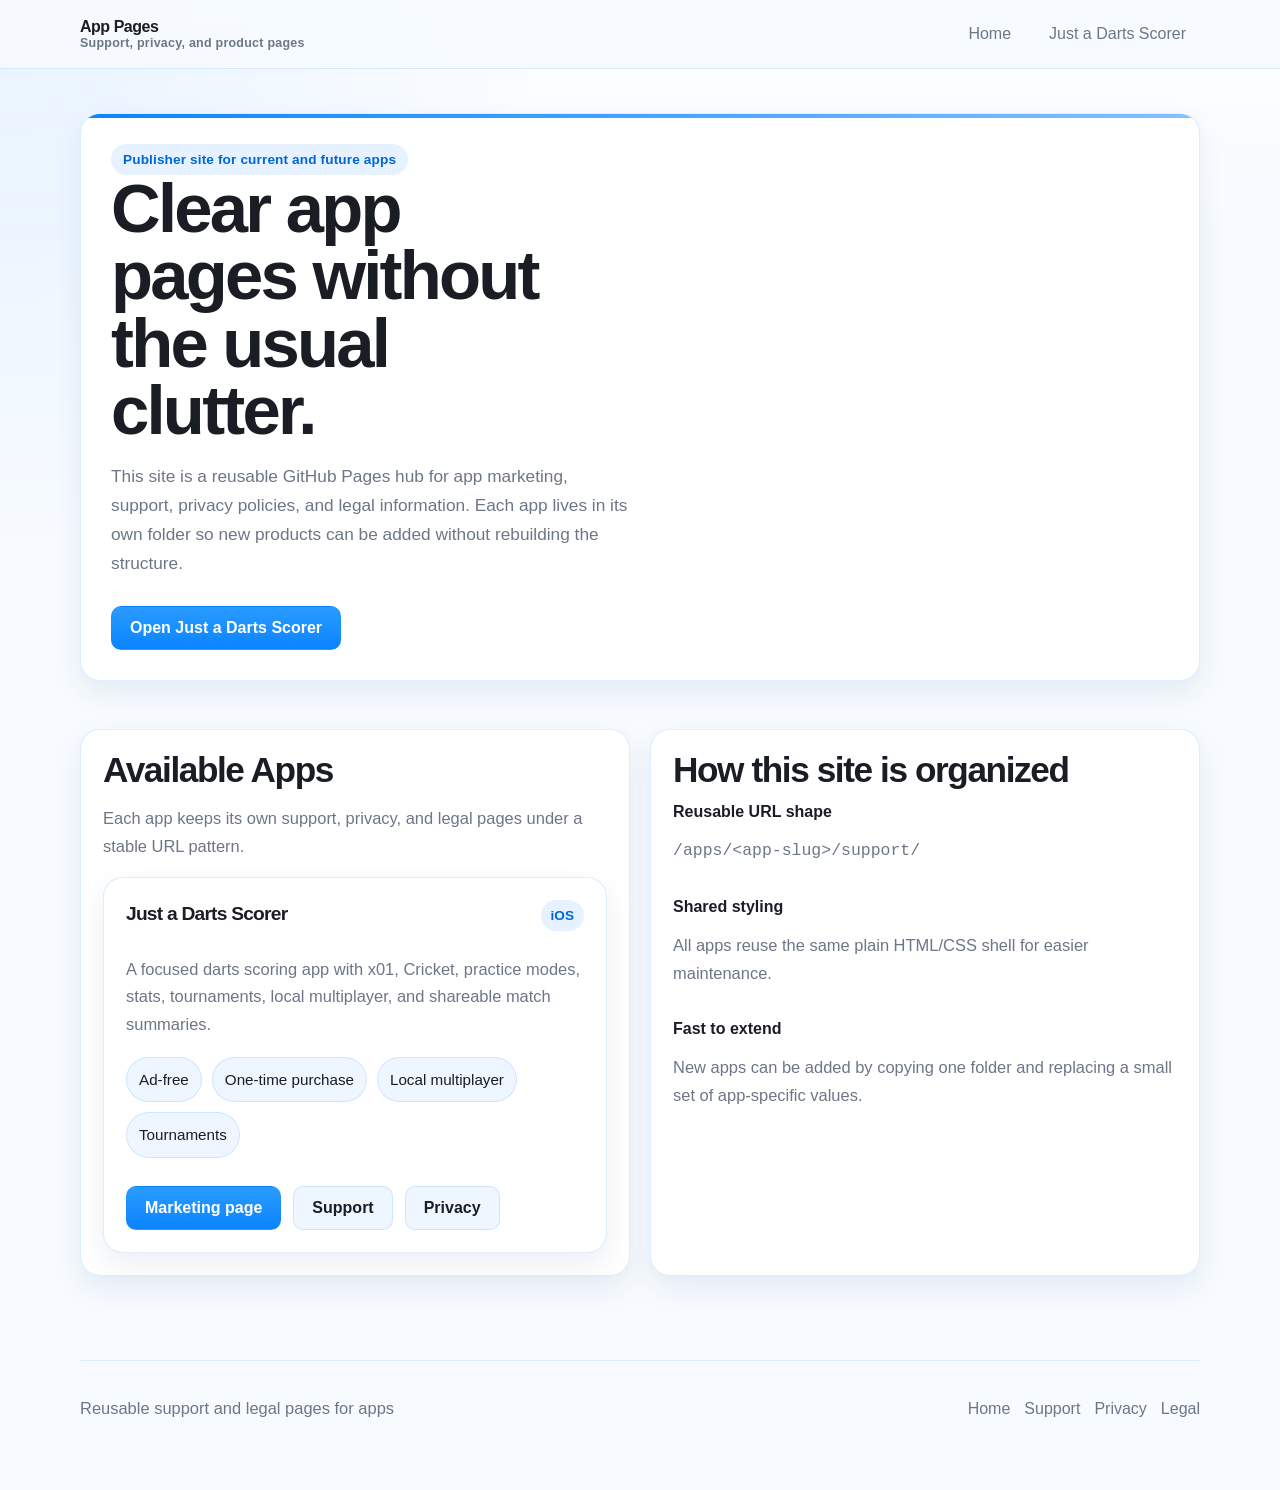
<file: index.html>
<!DOCTYPE html>
<html lang="en">
<head>
  <meta charset="utf-8">
  <meta name="viewport" content="width=device-width, initial-scale=1">
  <title>App Pages</title>
  <meta name="description" content="Reusable support, privacy, marketing, and legal pages for current and future apps.">
  <link rel="stylesheet" href="./styles.css">
</head>
<body>
  <div class="page-shell">
    <header class="site-header">
      <div class="site-header-inner">
        <a class="site-brand" href="./index.html">
          App Pages
          <small>Support, privacy, and product pages</small>
        </a>
        <nav class="site-nav" aria-label="Primary">
          <a href="./index.html">Home</a>
          <a href="./apps/dartscorer/index.html">Just a Darts Scorer</a>
        </nav>
      </div>
    </header>

    <main>
      <section class="hero">
        <div class="hero-card">
          <div class="eyebrow">Publisher site for current and future apps</div>
          <h1>Clear app pages without the usual clutter.</h1>
          <p class="lead">
            This site is a reusable GitHub Pages hub for app marketing, support, privacy policies, and legal information.
            Each app lives in its own folder so new products can be added without rebuilding the structure.
          </p>
          <div class="action-row">
            <a class="button button-primary" href="./apps/dartscorer/index.html">Open Just a Darts Scorer</a>
          </div>
        </div>
      </section>

      <section class="section">
        <div class="grid grid-2">
          <article class="card">
            <h2>Available Apps</h2>
            <p>Each app keeps its own support, privacy, and legal pages under a stable URL pattern.</p>
            <div class="stack-card">
              <div class="app-card-title">
                <h3>Just a Darts Scorer</h3>
                <span>iOS</span>
              </div>
              <p>
                A focused darts scoring app with x01, Cricket, practice modes, stats, tournaments,
                local multiplayer, and shareable match summaries.
              </p>
              <ul class="tag-list">
                <li>Ad-free</li>
                <li>One-time purchase</li>
                <li>Local multiplayer</li>
                <li>Tournaments</li>
              </ul>
              <div class="action-row">
                <a class="button button-primary" href="./apps/dartscorer/index.html">Marketing page</a>
                <a class="button button-secondary" href="./apps/dartscorer/support/index.html">Support</a>
                <a class="button button-secondary" href="./apps/dartscorer/privacy/index.html">Privacy</a>
              </div>
            </div>
          </article>

          <article class="card">
            <h2>How this site is organized</h2>
            <div class="meta">
              <div>
                <strong>Reusable URL shape</strong>
                <p class="mono">/apps/&lt;app-slug&gt;/support/</p>
              </div>
              <div>
                <strong>Shared styling</strong>
                <p>All apps reuse the same plain HTML/CSS shell for easier maintenance.</p>
              </div>
              <div>
                <strong>Fast to extend</strong>
                <p>New apps can be added by copying one folder and replacing a small set of app-specific values.</p>
              </div>
            </div>
          </article>
        </div>
      </section>
    </main>

    <footer class="site-footer">
      <div class="site-footer-inner">
        <p>Reusable support and legal pages for apps</p>
        <nav aria-label="Footer">
          <a href="./index.html">Home</a>
          <a href="./apps/dartscorer/support/index.html">Support</a>
          <a href="./apps/dartscorer/privacy/index.html">Privacy</a>
          <a href="./apps/dartscorer/legal/index.html">Legal</a>
        </nav>
      </div>
    </footer>
  </div>
</body>
</html>
</file>
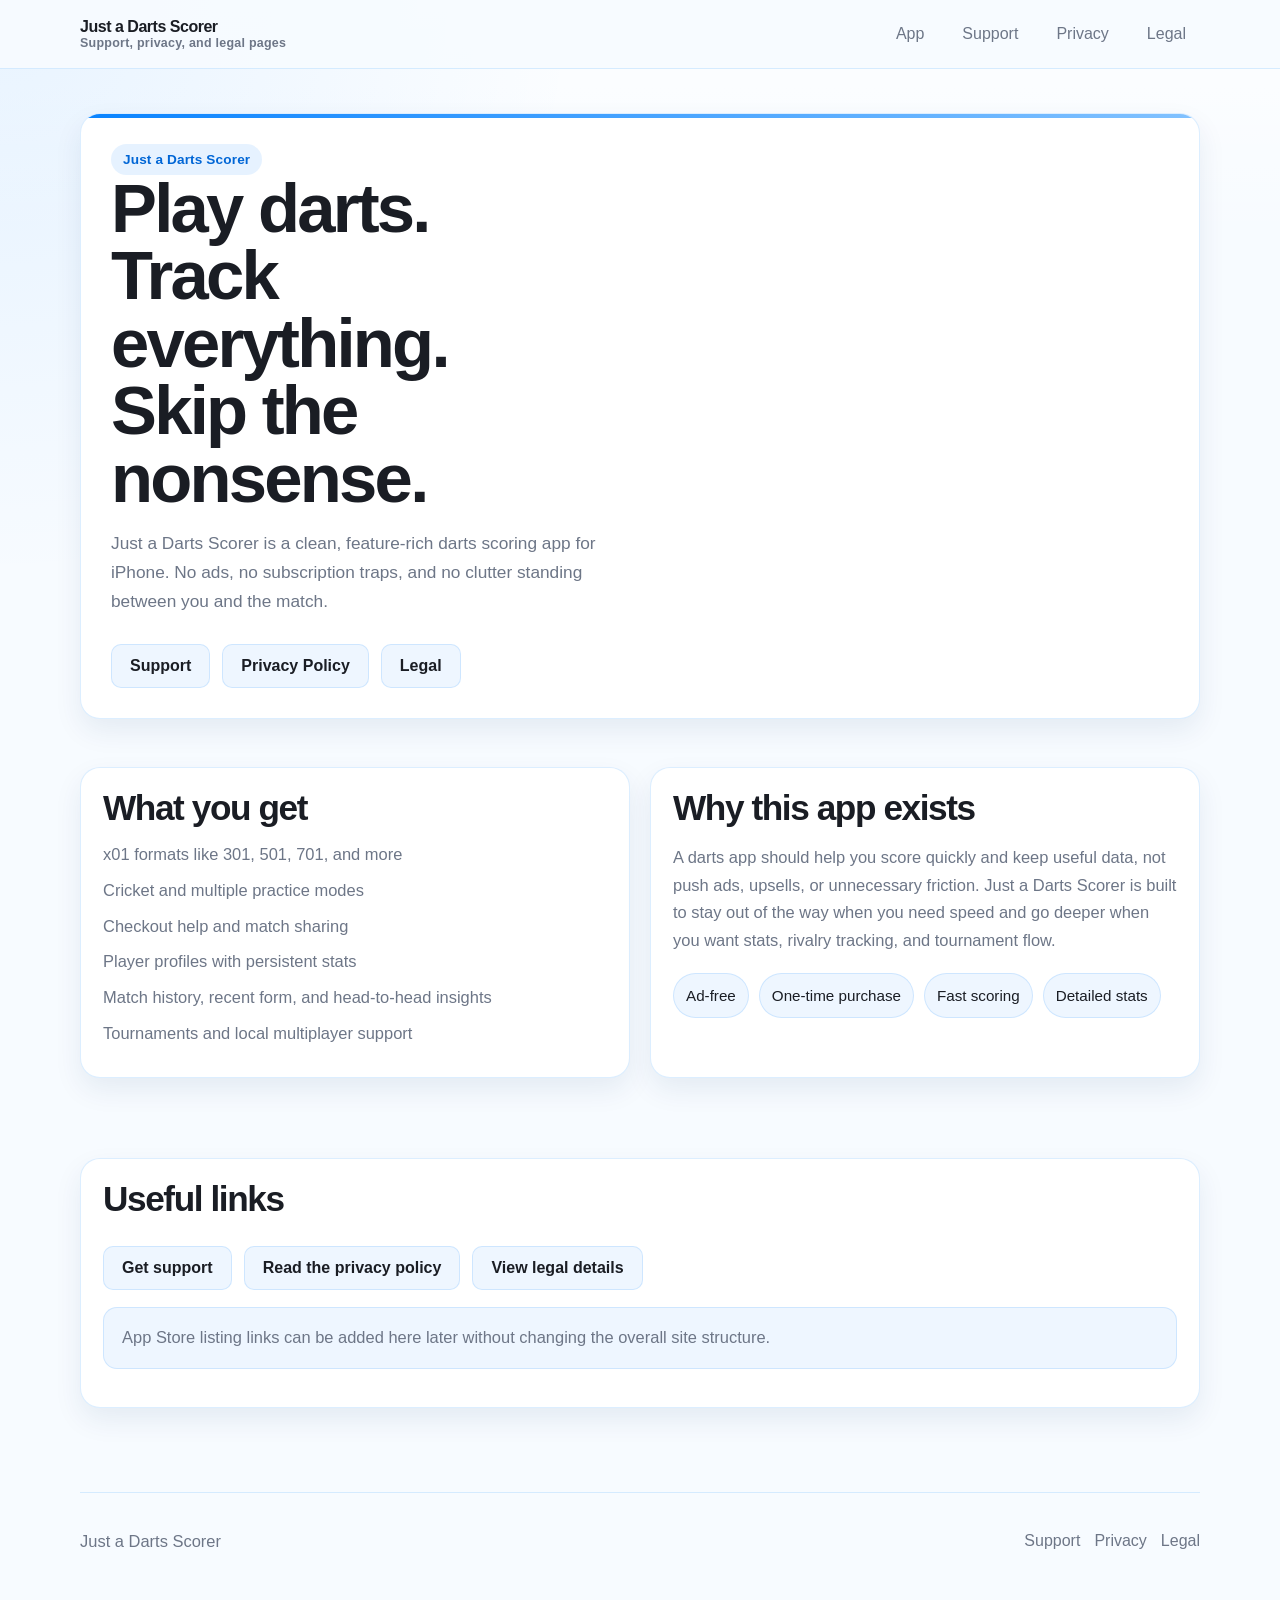
<file: apps/dartscorer/index.html>
<!DOCTYPE html>
<html lang="en">
<head>
  <meta charset="utf-8">
  <meta name="viewport" content="width=device-width, initial-scale=1">
  <title>Just a Darts Scorer</title>
  <meta name="description" content="Ad-free darts scoring app for iPhone with x01, Cricket, practice modes, stats, tournaments, and local multiplayer.">
  <link rel="stylesheet" href="../../styles.css">
</head>
<body>
  <div class="page-shell">
    <header class="site-header">
      <div class="site-header-inner">
        <a class="site-brand" href="./index.html">
          Just a Darts Scorer
          <small>Support, privacy, and legal pages</small>
        </a>
        <nav class="site-nav" aria-label="Primary">
          <a href="./index.html">App</a>
          <a href="./support/index.html">Support</a>
          <a href="./privacy/index.html">Privacy</a>
          <a href="./legal/index.html">Legal</a>
        </nav>
      </div>
    </header>

    <main>
      <section class="page-hero">
        <div class="page-card">
          <div class="eyebrow">Just a Darts Scorer</div>
          <h1>Play darts. Track everything. Skip the nonsense.</h1>
          <p class="lead">
            Just a Darts Scorer is a clean, feature-rich darts scoring app for iPhone.
            No ads, no subscription traps, and no clutter standing between you and the match.
          </p>
          <div class="action-row">
            <a class="button button-secondary" href="./support/index.html">Support</a>
            <a class="button button-secondary" href="./privacy/index.html">Privacy Policy</a>
            <a class="button button-secondary" href="./legal/index.html">Legal</a>
          </div>
        </div>
      </section>

      <section class="section">
        <div class="grid grid-2">
          <article class="card">
            <h2>What you get</h2>
            <ul class="bullet-list">
              <li>x01 formats like 301, 501, 701, and more</li>
              <li>Cricket and multiple practice modes</li>
              <li>Checkout help and match sharing</li>
              <li>Player profiles with persistent stats</li>
              <li>Match history, recent form, and head-to-head insights</li>
              <li>Tournaments and local multiplayer support</li>
            </ul>
          </article>

          <article class="card">
            <h2>Why this app exists</h2>
            <p>
              A darts app should help you score quickly and keep useful data, not push ads, upsells, or unnecessary friction.
              Just a Darts Scorer is built to stay out of the way when you need speed and go deeper when you want stats, rivalry tracking, and tournament flow.
            </p>
            <ul class="tag-list">
              <li>Ad-free</li>
              <li>One-time purchase</li>
              <li>Fast scoring</li>
              <li>Detailed stats</li>
            </ul>
          </article>
        </div>
      </section>

      <section class="section">
        <article class="card">
          <h2>Useful links</h2>
          <div class="action-row">
            <a class="button button-secondary" href="./support/index.html">Get support</a>
            <a class="button button-secondary" href="./privacy/index.html">Read the privacy policy</a>
            <a class="button button-secondary" href="./legal/index.html">View legal details</a>
          </div>
          <p class="note">
            App Store listing links can be added here later without changing the overall site structure.
          </p>
        </article>
      </section>
    </main>

    <footer class="site-footer">
      <div class="site-footer-inner">
        <p>Just a Darts Scorer</p>
        <nav aria-label="Footer">
          <a href="./support/index.html">Support</a>
          <a href="./privacy/index.html">Privacy</a>
          <a href="./legal/index.html">Legal</a>
        </nav>
      </div>
    </footer>
  </div>
</body>
</html>
</file>
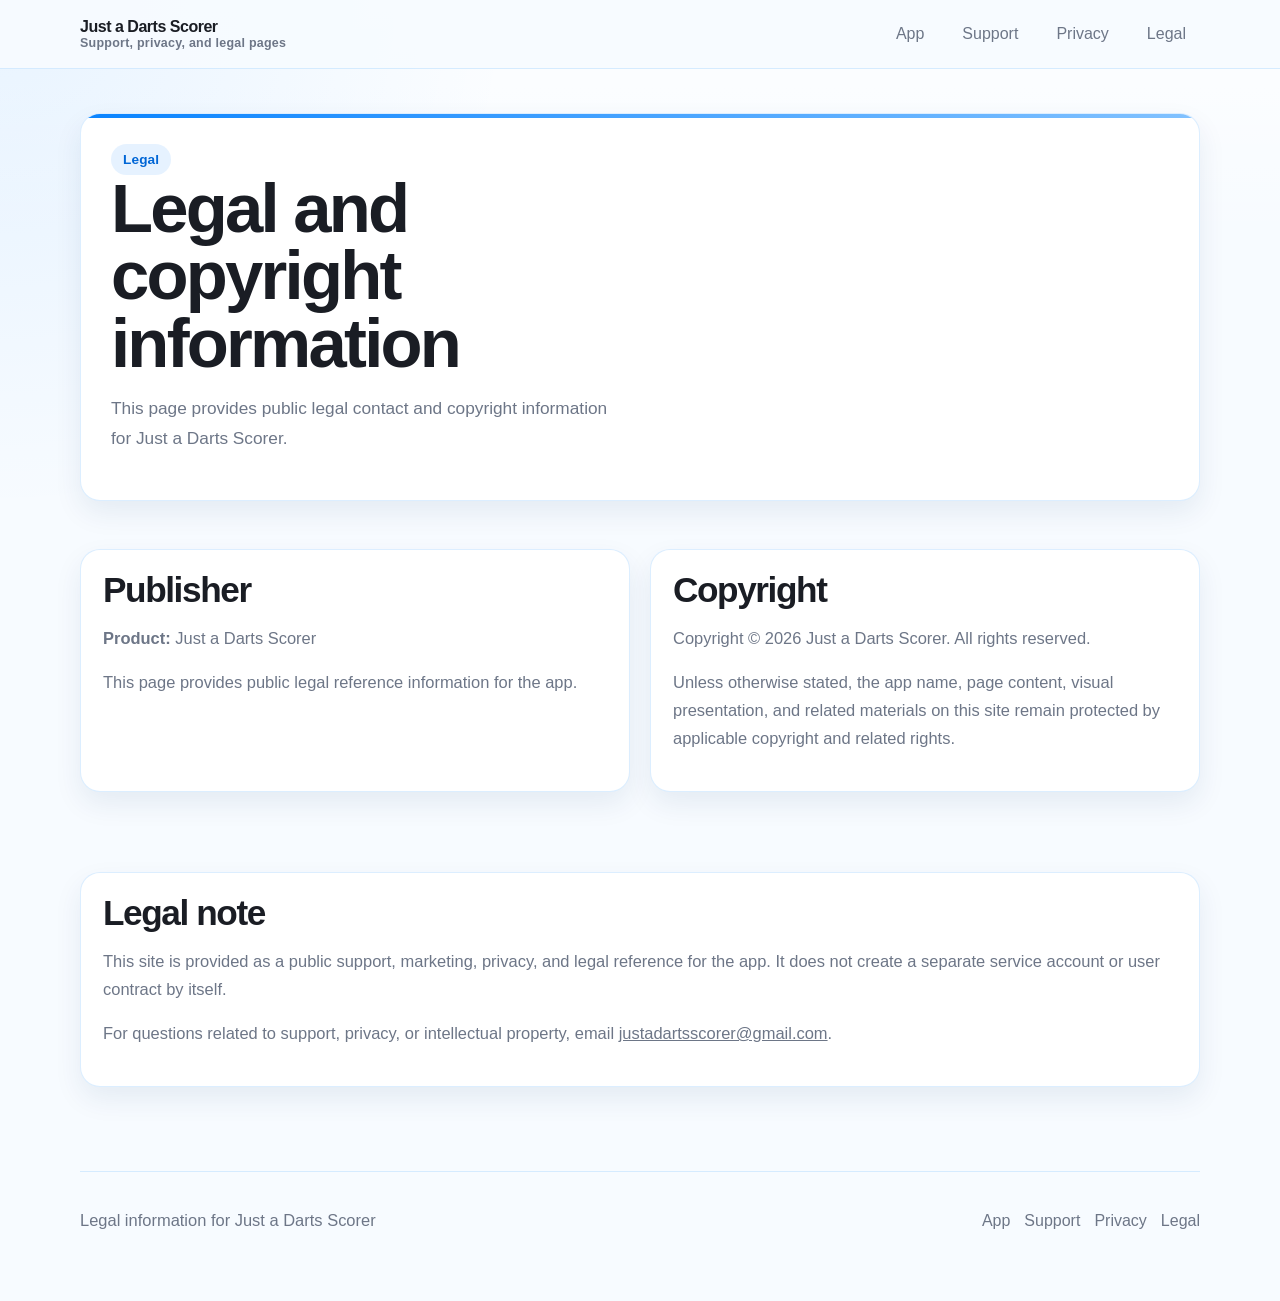
<file: apps/dartscorer/legal/index.html>
<!DOCTYPE html>
<html lang="en">
<head>
  <meta charset="utf-8">
  <meta name="viewport" content="width=device-width, initial-scale=1">
  <title>Just a Darts Scorer Legal</title>
  <meta name="description" content="Legal and copyright information for Just a Darts Scorer.">
  <link rel="stylesheet" href="../../../styles.css">
</head>
<body>
  <div class="page-shell">
    <header class="site-header">
      <div class="site-header-inner">
        <a class="site-brand" href="../index.html">
          Just a Darts Scorer
          <small>Support, privacy, and legal pages</small>
        </a>
        <nav class="site-nav" aria-label="Primary">
          <a href="../index.html">App</a>
          <a href="../support/index.html">Support</a>
          <a href="../privacy/index.html">Privacy</a>
          <a href="./index.html">Legal</a>
        </nav>
      </div>
    </header>

    <main>
      <section class="page-hero">
        <div class="page-card">
          <div class="eyebrow">Legal</div>
          <h1>Legal and copyright information</h1>
          <p class="lead">
            This page provides public legal contact and copyright information for Just a Darts Scorer.
          </p>
        </div>
      </section>

      <section class="section">
        <div class="grid grid-2">
          <article class="card">
            <h2>Publisher</h2>
            <p><strong>Product:</strong> Just a Darts Scorer</p>
            <p>This page provides public legal reference information for the app.</p>
          </article>

          <article class="card">
            <h2>Copyright</h2>
            <p>Copyright © 2026 Just a Darts Scorer. All rights reserved.</p>
            <p>
              Unless otherwise stated, the app name, page content, visual presentation, and related materials on this site remain protected by applicable copyright and related rights.
            </p>
          </article>
        </div>
      </section>

      <section class="section">
        <article class="card">
          <h2>Legal note</h2>
          <p>
            This site is provided as a public support, marketing, privacy, and legal reference for the app.
            It does not create a separate service account or user contract by itself.
          </p>
          <p>
            For questions related to support, privacy, or intellectual property, email
            <a href="mailto:justadartsscorer@gmail.com?subject=Just%20a%20Darts%20Scorer%20Legal%20Question">justadartsscorer@gmail.com</a>.
          </p>
        </article>
      </section>
    </main>

    <footer class="site-footer">
      <div class="site-footer-inner">
        <p>Legal information for Just a Darts Scorer</p>
        <nav aria-label="Footer">
          <a href="../index.html">App</a>
          <a href="../support/index.html">Support</a>
          <a href="../privacy/index.html">Privacy</a>
          <a href="./index.html">Legal</a>
        </nav>
      </div>
    </footer>
  </div>
</body>
</html>
</file>
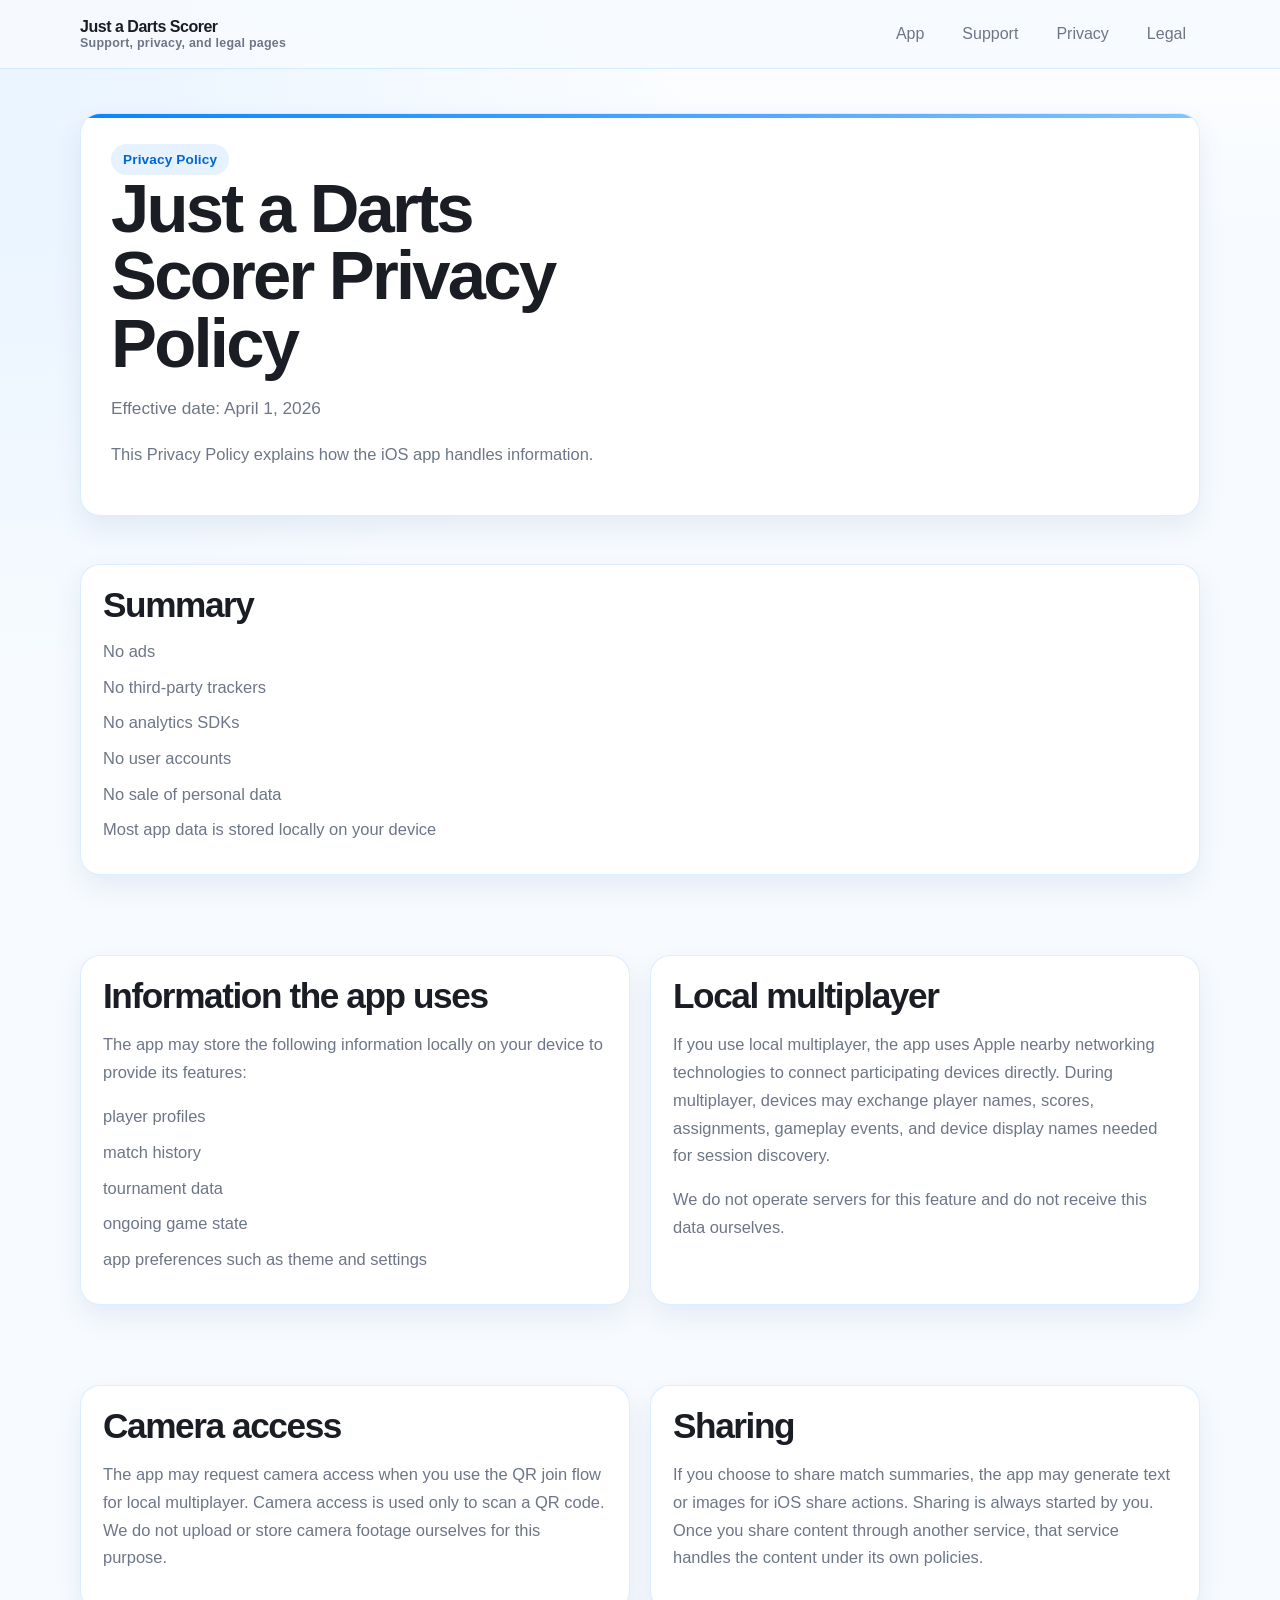
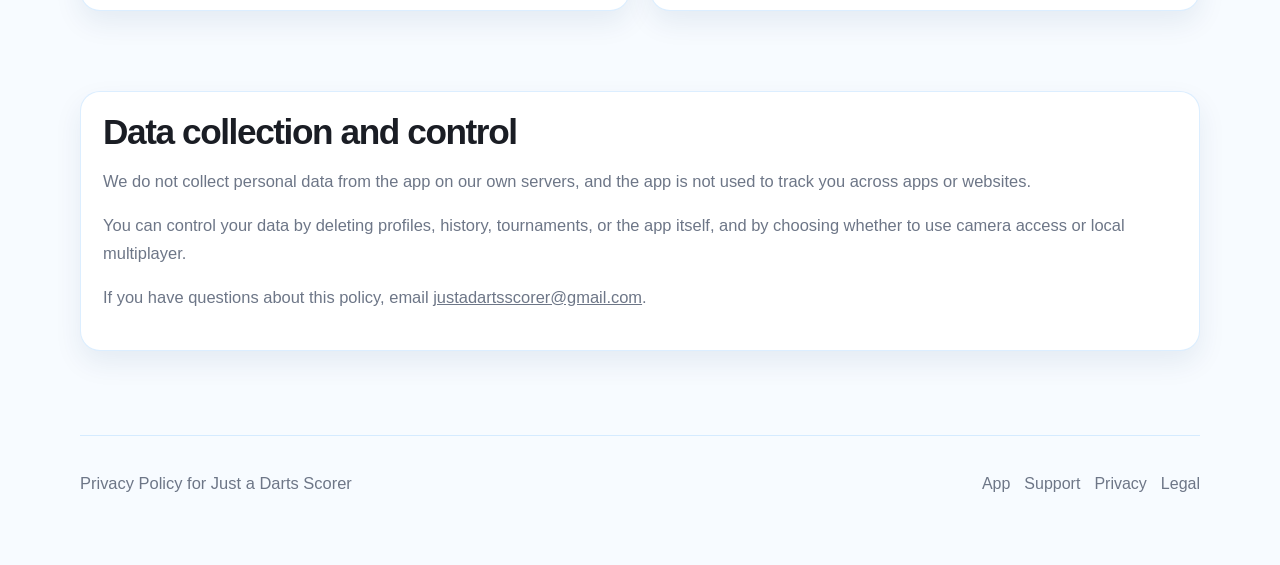
<file: apps/dartscorer/privacy/index.html>
<!DOCTYPE html>
<html lang="en">
<head>
  <meta charset="utf-8">
  <meta name="viewport" content="width=device-width, initial-scale=1">
  <title>Just a Darts Scorer Privacy Policy</title>
  <meta name="description" content="Privacy Policy for Just a Darts Scorer.">
  <link rel="stylesheet" href="../../../styles.css">
</head>
<body>
  <div class="page-shell">
    <header class="site-header">
      <div class="site-header-inner">
        <a class="site-brand" href="../index.html">
          Just a Darts Scorer
          <small>Support, privacy, and legal pages</small>
        </a>
        <nav class="site-nav" aria-label="Primary">
          <a href="../index.html">App</a>
          <a href="../support/index.html">Support</a>
          <a href="./index.html">Privacy</a>
          <a href="../legal/index.html">Legal</a>
        </nav>
      </div>
    </header>

    <main>
      <section class="page-hero">
        <div class="page-card">
          <div class="eyebrow">Privacy Policy</div>
          <h1>Just a Darts Scorer Privacy Policy</h1>
          <p class="lead">Effective date: April 1, 2026</p>
          <p>
            This Privacy Policy explains how the iOS app handles information.
          </p>
        </div>
      </section>

      <section class="section">
        <article class="card">
          <h2>Summary</h2>
          <ul class="bullet-list">
            <li>No ads</li>
            <li>No third-party trackers</li>
            <li>No analytics SDKs</li>
            <li>No user accounts</li>
            <li>No sale of personal data</li>
            <li>Most app data is stored locally on your device</li>
          </ul>
        </article>
      </section>

      <section class="section">
        <div class="grid grid-2">
          <article class="card">
            <h2>Information the app uses</h2>
            <p>The app may store the following information locally on your device to provide its features:</p>
            <ul class="bullet-list">
              <li>player profiles</li>
              <li>match history</li>
              <li>tournament data</li>
              <li>ongoing game state</li>
              <li>app preferences such as theme and settings</li>
            </ul>
          </article>

          <article class="card">
            <h2>Local multiplayer</h2>
            <p>
              If you use local multiplayer, the app uses Apple nearby networking technologies to connect participating devices directly.
              During multiplayer, devices may exchange player names, scores, assignments, gameplay events, and device display names needed for session discovery.
            </p>
            <p>We do not operate servers for this feature and do not receive this data ourselves.</p>
          </article>
        </div>
      </section>

      <section class="section">
        <div class="grid grid-2">
          <article class="card">
            <h2>Camera access</h2>
            <p>
              The app may request camera access when you use the QR join flow for local multiplayer.
              Camera access is used only to scan a QR code. We do not upload or store camera footage ourselves for this purpose.
            </p>
          </article>

          <article class="card">
            <h2>Sharing</h2>
            <p>
              If you choose to share match summaries, the app may generate text or images for iOS share actions.
              Sharing is always started by you. Once you share content through another service, that service handles the content under its own policies.
            </p>
          </article>
        </div>
      </section>

      <section class="section">
        <article class="card">
          <h2>Data collection and control</h2>
          <p>We do not collect personal data from the app on our own servers, and the app is not used to track you across apps or websites.</p>
          <p>
            You can control your data by deleting profiles, history, tournaments, or the app itself, and by choosing whether to use camera access or local multiplayer.
          </p>
          <p>
            If you have questions about this policy, email
            <a href="mailto:justadartsscorer@gmail.com?subject=Just%20a%20Darts%20Scorer%20Privacy%20Question">justadartsscorer@gmail.com</a>.
          </p>
        </article>
      </section>
    </main>

    <footer class="site-footer">
      <div class="site-footer-inner">
        <p>Privacy Policy for Just a Darts Scorer</p>
        <nav aria-label="Footer">
          <a href="../index.html">App</a>
          <a href="../support/index.html">Support</a>
          <a href="./index.html">Privacy</a>
          <a href="../legal/index.html">Legal</a>
        </nav>
      </div>
    </footer>
  </div>
</body>
</html>
</file>
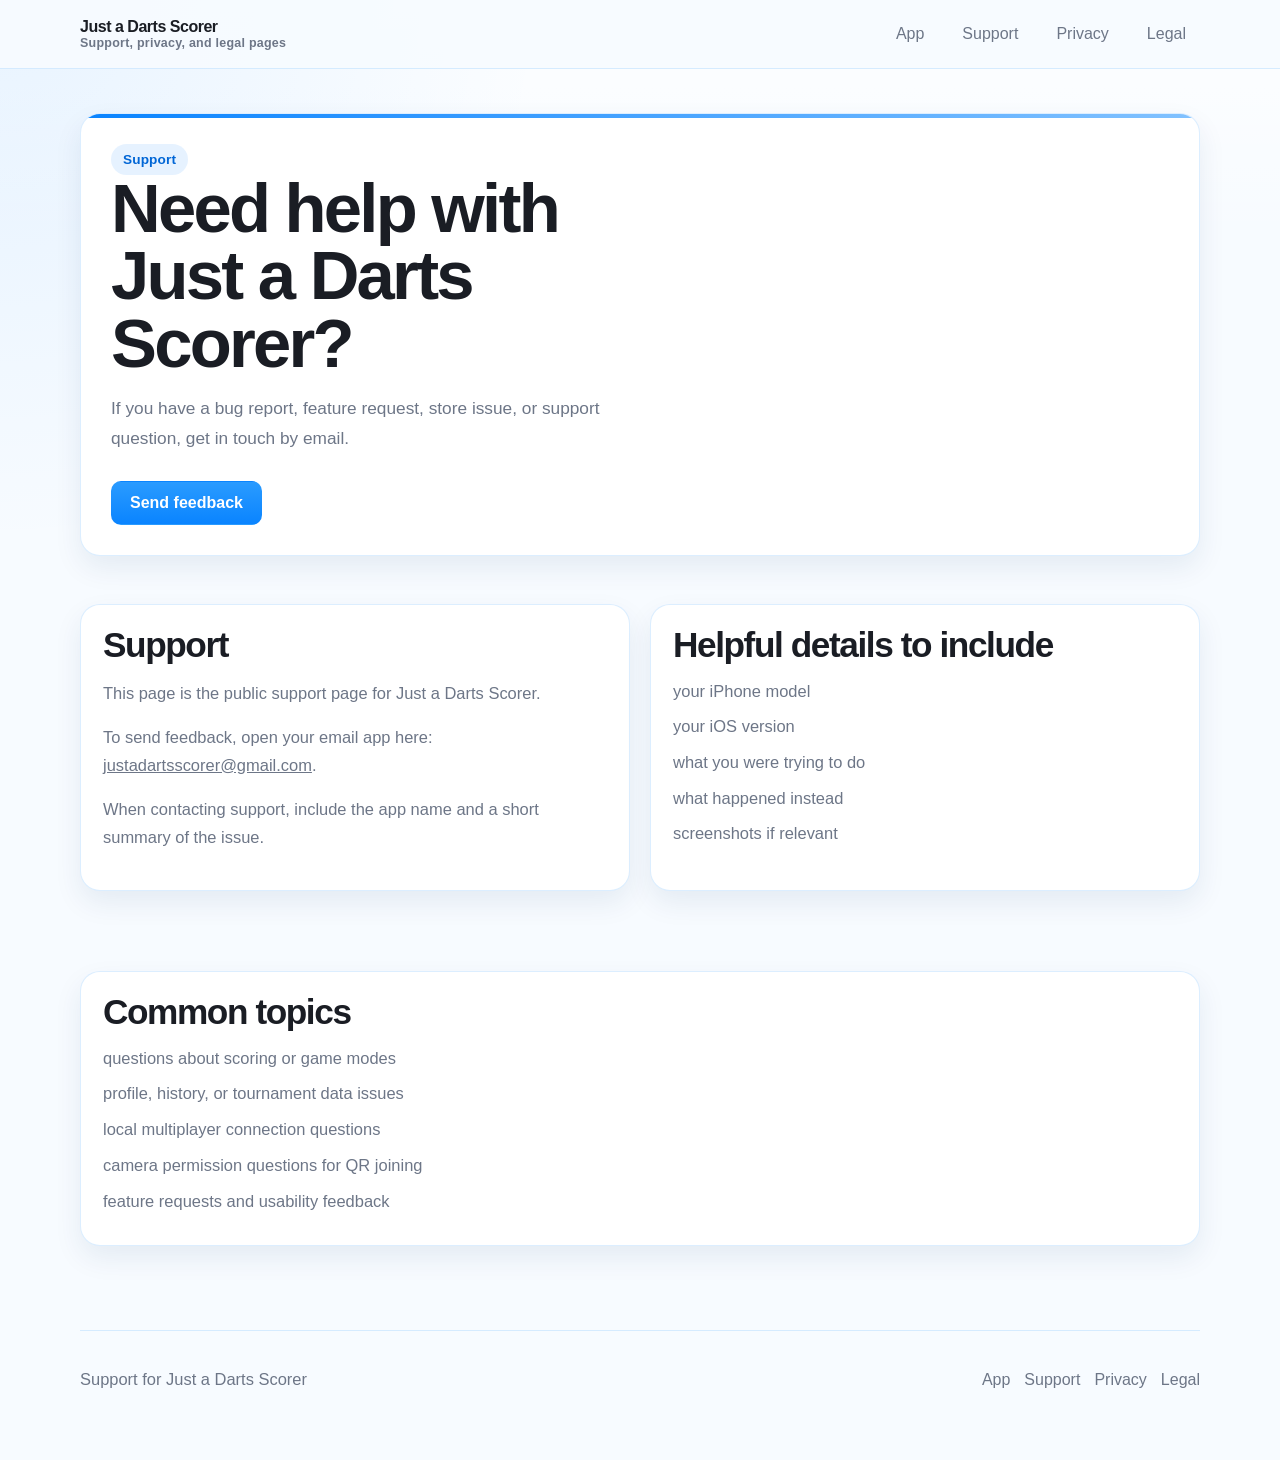
<file: apps/dartscorer/support/index.html>
<!DOCTYPE html>
<html lang="en">
<head>
  <meta charset="utf-8">
  <meta name="viewport" content="width=device-width, initial-scale=1">
  <title>Just a Darts Scorer Support</title>
  <meta name="description" content="Support page for Just a Darts Scorer.">
  <link rel="stylesheet" href="../../../styles.css">
</head>
<body>
  <div class="page-shell">
    <header class="site-header">
      <div class="site-header-inner">
        <a class="site-brand" href="../index.html">
          Just a Darts Scorer
          <small>Support, privacy, and legal pages</small>
        </a>
        <nav class="site-nav" aria-label="Primary">
          <a href="../index.html">App</a>
          <a href="./index.html">Support</a>
          <a href="../privacy/index.html">Privacy</a>
          <a href="../legal/index.html">Legal</a>
        </nav>
      </div>
    </header>

    <main>
      <section class="page-hero">
        <div class="page-card">
          <div class="eyebrow">Support</div>
          <h1>Need help with Just a Darts Scorer?</h1>
          <p class="lead">
            If you have a bug report, feature request, store issue, or support question, get in touch by email.
          </p>
          <div class="action-row">
            <a class="button button-primary" href="mailto:justadartsscorer@gmail.com?subject=Just%20a%20Darts%20Scorer%20Feedback">Send feedback</a>
          </div>
        </div>
      </section>

      <section class="section">
        <div class="grid grid-2">
          <article class="card">
            <h2>Support</h2>
            <p>This page is the public support page for Just a Darts Scorer.</p>
            <p>
              To send feedback, open your email app here:
              <a href="mailto:justadartsscorer@gmail.com?subject=Just%20a%20Darts%20Scorer%20Feedback">justadartsscorer@gmail.com</a>.
            </p>
            <p>When contacting support, include the app name and a short summary of the issue.</p>
          </article>

          <article class="card">
            <h2>Helpful details to include</h2>
            <ul class="bullet-list">
              <li>your iPhone model</li>
              <li>your iOS version</li>
              <li>what you were trying to do</li>
              <li>what happened instead</li>
              <li>screenshots if relevant</li>
            </ul>
          </article>
        </div>
      </section>

      <section class="section">
        <article class="card">
          <h2>Common topics</h2>
          <ul class="bullet-list">
            <li>questions about scoring or game modes</li>
            <li>profile, history, or tournament data issues</li>
            <li>local multiplayer connection questions</li>
            <li>camera permission questions for QR joining</li>
            <li>feature requests and usability feedback</li>
          </ul>
        </article>
      </section>
    </main>

    <footer class="site-footer">
      <div class="site-footer-inner">
        <p>Support for Just a Darts Scorer</p>
        <nav aria-label="Footer">
          <a href="../index.html">App</a>
          <a href="./index.html">Support</a>
          <a href="../privacy/index.html">Privacy</a>
          <a href="../legal/index.html">Legal</a>
        </nav>
      </div>
    </footer>
  </div>
</body>
</html>
</file>
<file: styles.css>
:root {
  --bg: #f7fbff;
  --surface: #ffffff;
  --surface-strong: #ffffff;
  --text: #1a1d24;
  --muted: #6d7687;
  --line: rgba(10, 132, 255, 0.14);
  --brand: #0a84ff;
  --brand-dark: #0066d6;
  --brand-soft: rgba(10, 132, 255, 0.1);
  --shadow: 0 12px 28px rgba(15, 50, 100, 0.08);
  --radius-lg: 20px;
  --radius-md: 14px;
  --content-width: 1120px;
  --font-display: "Avenir Next", "Segoe UI", sans-serif;
  --font-body: "Avenir Next", "Segoe UI", sans-serif;
}

* {
  box-sizing: border-box;
}

html {
  scroll-behavior: smooth;
}

body {
  margin: 0;
  color: var(--text);
  font-family: var(--font-body);
  background:
    radial-gradient(circle at top left, rgba(10, 132, 255, 0.08), transparent 28%),
    linear-gradient(180deg, rgba(255, 255, 255, 0.78), transparent 240px),
    var(--bg);
}

a {
  color: inherit;
}

.page-shell {
  min-height: 100vh;
}

.site-header {
  background: rgba(247, 251, 255, 0.94);
  border-bottom: 1px solid var(--line);
}

.site-header-inner,
.site-footer-inner,
.section,
.hero,
.page-hero {
  width: min(calc(100% - 32px), var(--content-width));
  margin: 0 auto;
}

.site-header-inner {
  display: flex;
  align-items: center;
  justify-content: space-between;
  gap: 24px;
  min-height: 68px;
}

.site-brand {
  text-decoration: none;
  font-weight: 800;
  letter-spacing: -0.03em;
}

.site-brand small {
  display: block;
  color: var(--muted);
  font-size: 0.78rem;
  font-weight: 600;
  letter-spacing: 0.02em;
}

.site-nav {
  display: flex;
  flex-wrap: wrap;
  gap: 10px;
}

.site-nav a {
  text-decoration: none;
  padding: 10px 14px;
  border-radius: 10px;
  color: var(--muted);
}

.site-nav a:hover,
.site-nav a:focus-visible {
  background: var(--brand-soft);
  color: var(--brand);
}

.hero,
.page-hero {
  padding: 44px 0 24px;
}

.hero-card,
.page-card,
.card,
.stack-card {
  background: var(--surface);
  border: 1px solid var(--line);
  border-radius: var(--radius-lg);
  box-shadow: var(--shadow);
}

.hero-card,
.page-card {
  padding: 30px;
  position: relative;
  overflow: hidden;
}

.hero-card::before,
.page-card::before {
  content: "";
  position: absolute;
  inset: 0 0 auto 0;
  height: 4px;
  background: linear-gradient(90deg, var(--brand) 0%, #82c2ff 100%);
}

.eyebrow {
  display: inline-flex;
  align-items: center;
  gap: 8px;
  padding: 8px 12px;
  border-radius: 999px;
  background: var(--brand-soft);
  color: var(--brand-dark);
  font-weight: 700;
  font-size: 0.85rem;
  letter-spacing: 0.01em;
}

h1,
h2,
h3 {
  margin: 0 0 14px;
  font-family: var(--font-display);
  letter-spacing: -0.04em;
}

h1 {
  max-width: 12ch;
  font-size: clamp(2.3rem, 7vw, 4.3rem);
  line-height: 0.98;
}

h2 {
  font-size: clamp(1.5rem, 4vw, 2.2rem);
  line-height: 1.05;
}

h3 {
  font-size: 1.2rem;
}

p,
li {
  color: var(--muted);
  font-size: 1.03rem;
  line-height: 1.68;
}

.lead {
  max-width: 54ch;
  font-size: 1.08rem;
}

.action-row {
  display: flex;
  flex-wrap: wrap;
  gap: 12px;
  margin-top: 28px;
}

.button {
  display: inline-flex;
  align-items: center;
  justify-content: center;
  min-height: 44px;
  padding: 0 18px;
  border-radius: 10px;
  text-decoration: none;
  font-weight: 700;
  border: 1px solid transparent;
}

.button-primary {
  color: #fff;
  background: linear-gradient(180deg, #2a9bff 0%, var(--brand) 100%);
}

.button-secondary {
  background: #eef6ff;
  border-color: var(--line);
}

.section {
  padding: 24px 0 56px;
}

.grid {
  display: grid;
  gap: 20px;
}

.grid-2 {
  grid-template-columns: repeat(2, minmax(0, 1fr));
}

.grid-3 {
  grid-template-columns: repeat(3, minmax(0, 1fr));
}

.card,
.stack-card {
  padding: 22px;
}

.tag-list,
.link-list,
.bullet-list {
  display: flex;
  flex-wrap: wrap;
  gap: 10px;
  padding: 0;
  margin: 18px 0 0;
  list-style: none;
}

.tag-list li {
  padding: 9px 12px;
  border-radius: 999px;
  background: #eef6ff;
  border: 1px solid var(--line);
  font-size: 0.95rem;
  color: var(--text);
}

.bullet-list {
  display: block;
  margin-top: 10px;
}

.bullet-list li {
  margin: 8px 0;
}

.app-card-title {
  display: flex;
  align-items: baseline;
  justify-content: space-between;
  gap: 16px;
}

.app-card-title span {
  font-size: 0.85rem;
  font-weight: 700;
  color: var(--brand-dark);
  background: var(--brand-soft);
  padding: 8px 10px;
  border-radius: 999px;
}

.meta {
  display: grid;
  gap: 16px;
}

.meta strong {
  display: block;
  margin-bottom: 6px;
  color: var(--text);
}

.site-footer {
  padding: 28px 0 50px;
}

.site-footer-inner {
  display: flex;
  flex-wrap: wrap;
  gap: 14px;
  justify-content: space-between;
  align-items: center;
  padding-top: 18px;
  border-top: 1px solid var(--line);
}

.site-footer nav {
  display: flex;
  flex-wrap: wrap;
  gap: 14px;
}

.site-footer a {
  text-decoration: none;
  color: var(--muted);
}

.note {
  padding: 16px 18px;
  border-radius: var(--radius-md);
  background: #eef6ff;
  border: 1px solid var(--line);
}

.mono {
  font-family: ui-monospace, SFMono-Regular, Menlo, monospace;
}

@media (max-width: 860px) {
  .grid-2,
  .grid-3 {
    grid-template-columns: 1fr;
  }

  .hero-card,
  .page-card,
  .card,
  .stack-card {
    padding: 20px;
  }

  .site-header-inner {
    align-items: flex-start;
    flex-direction: column;
    padding: 14px 0;
  }
}
</file>
